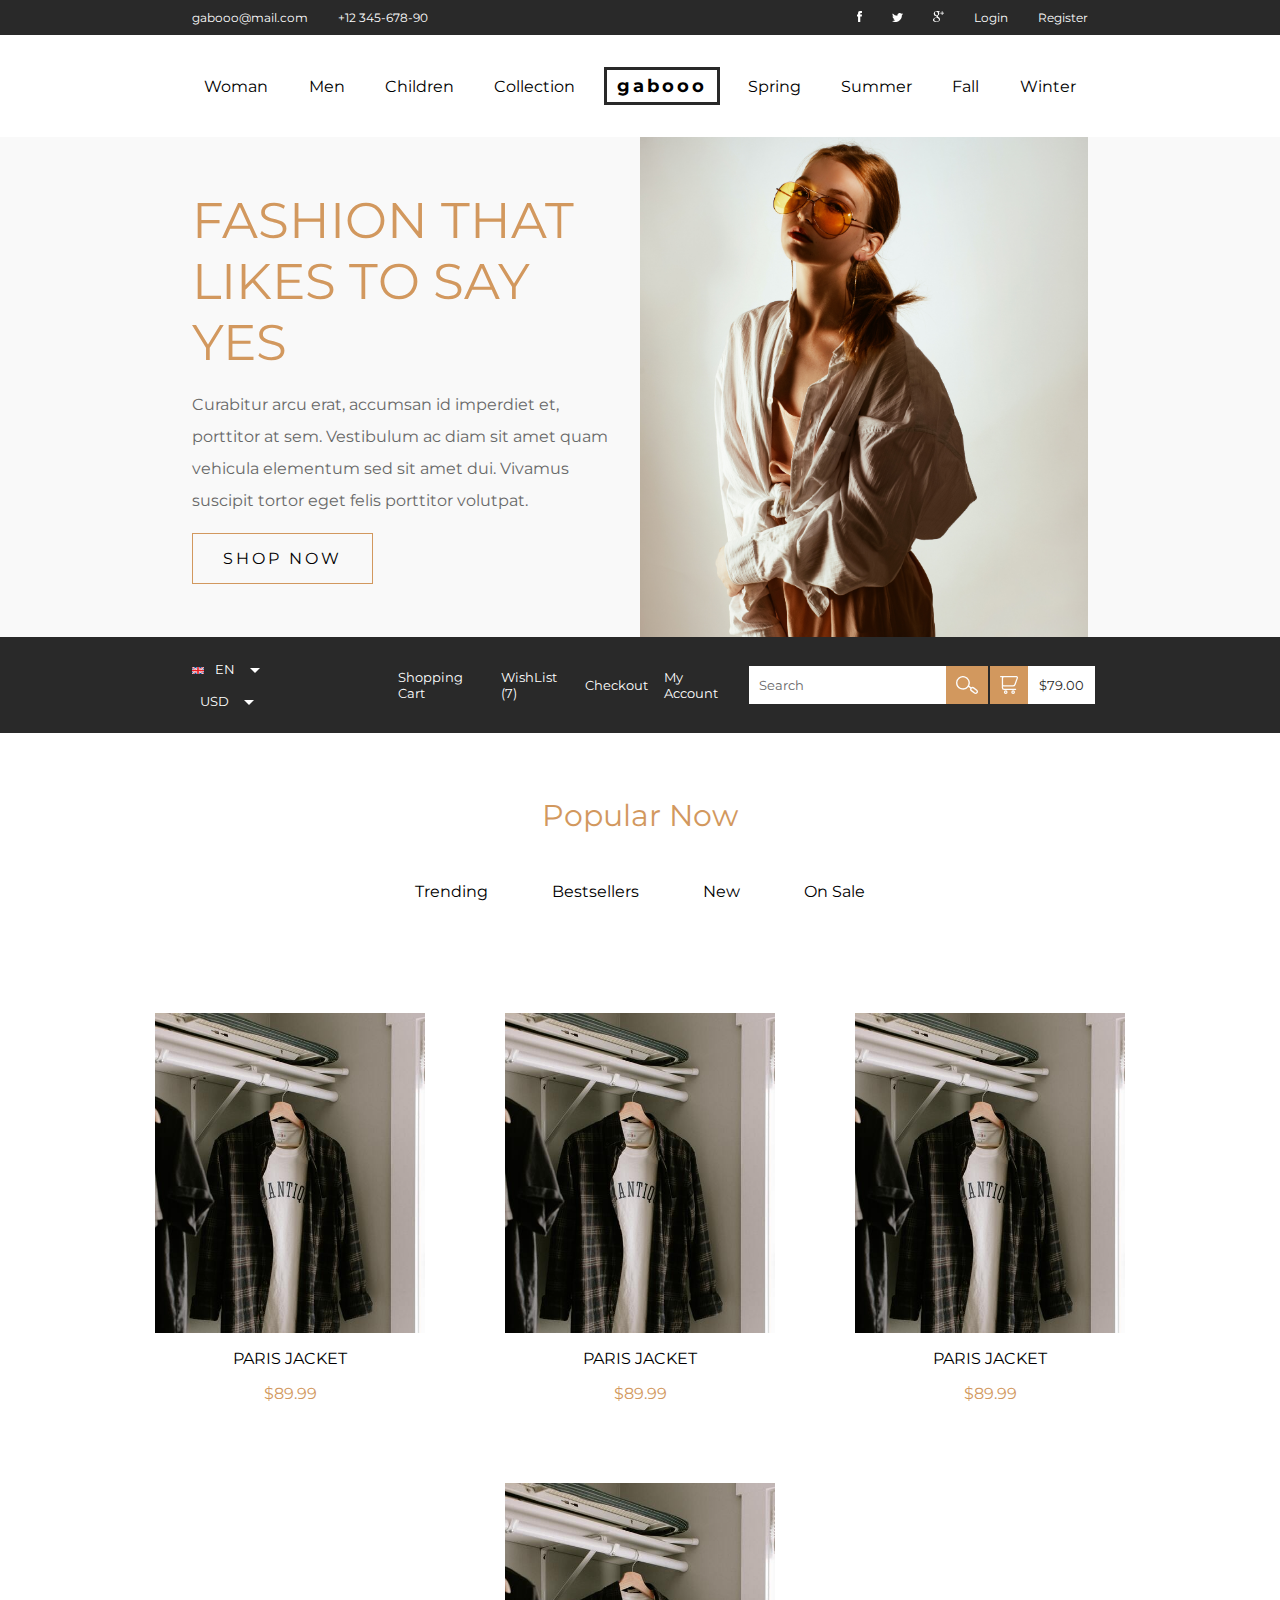
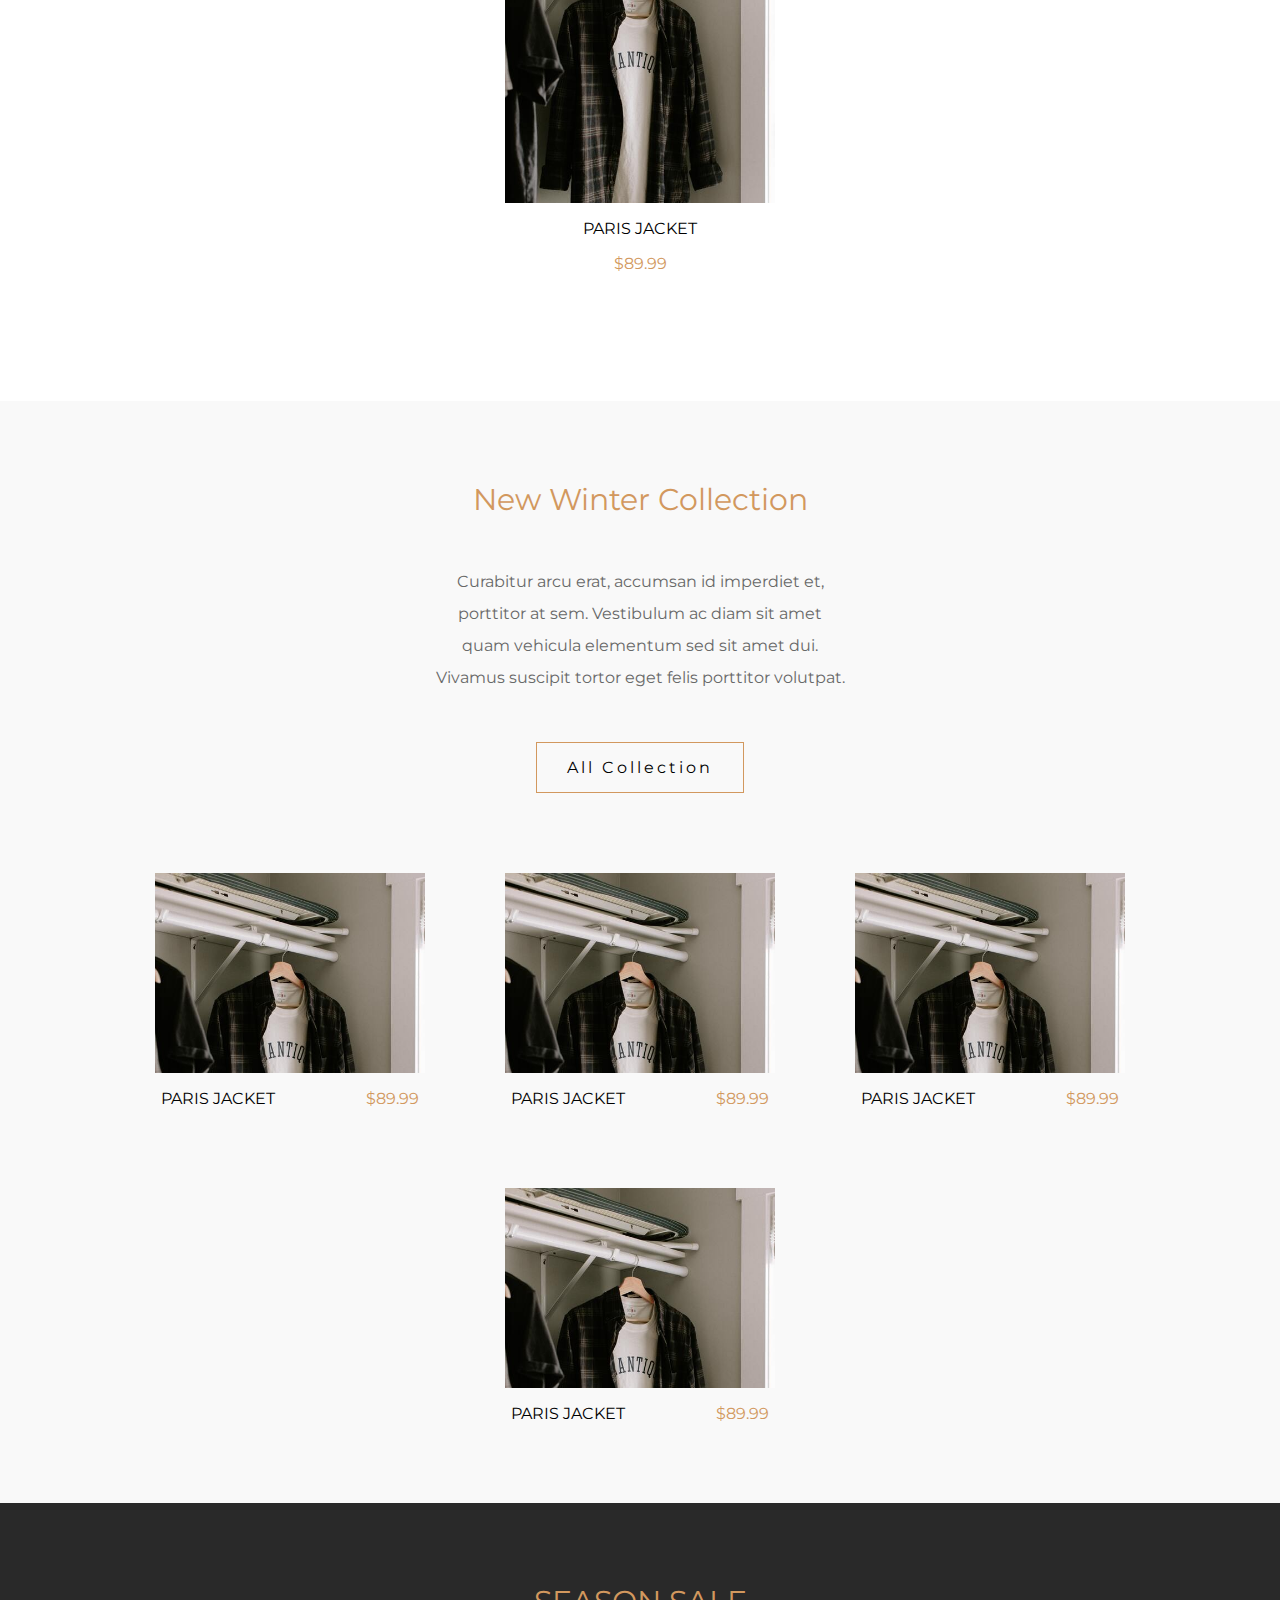
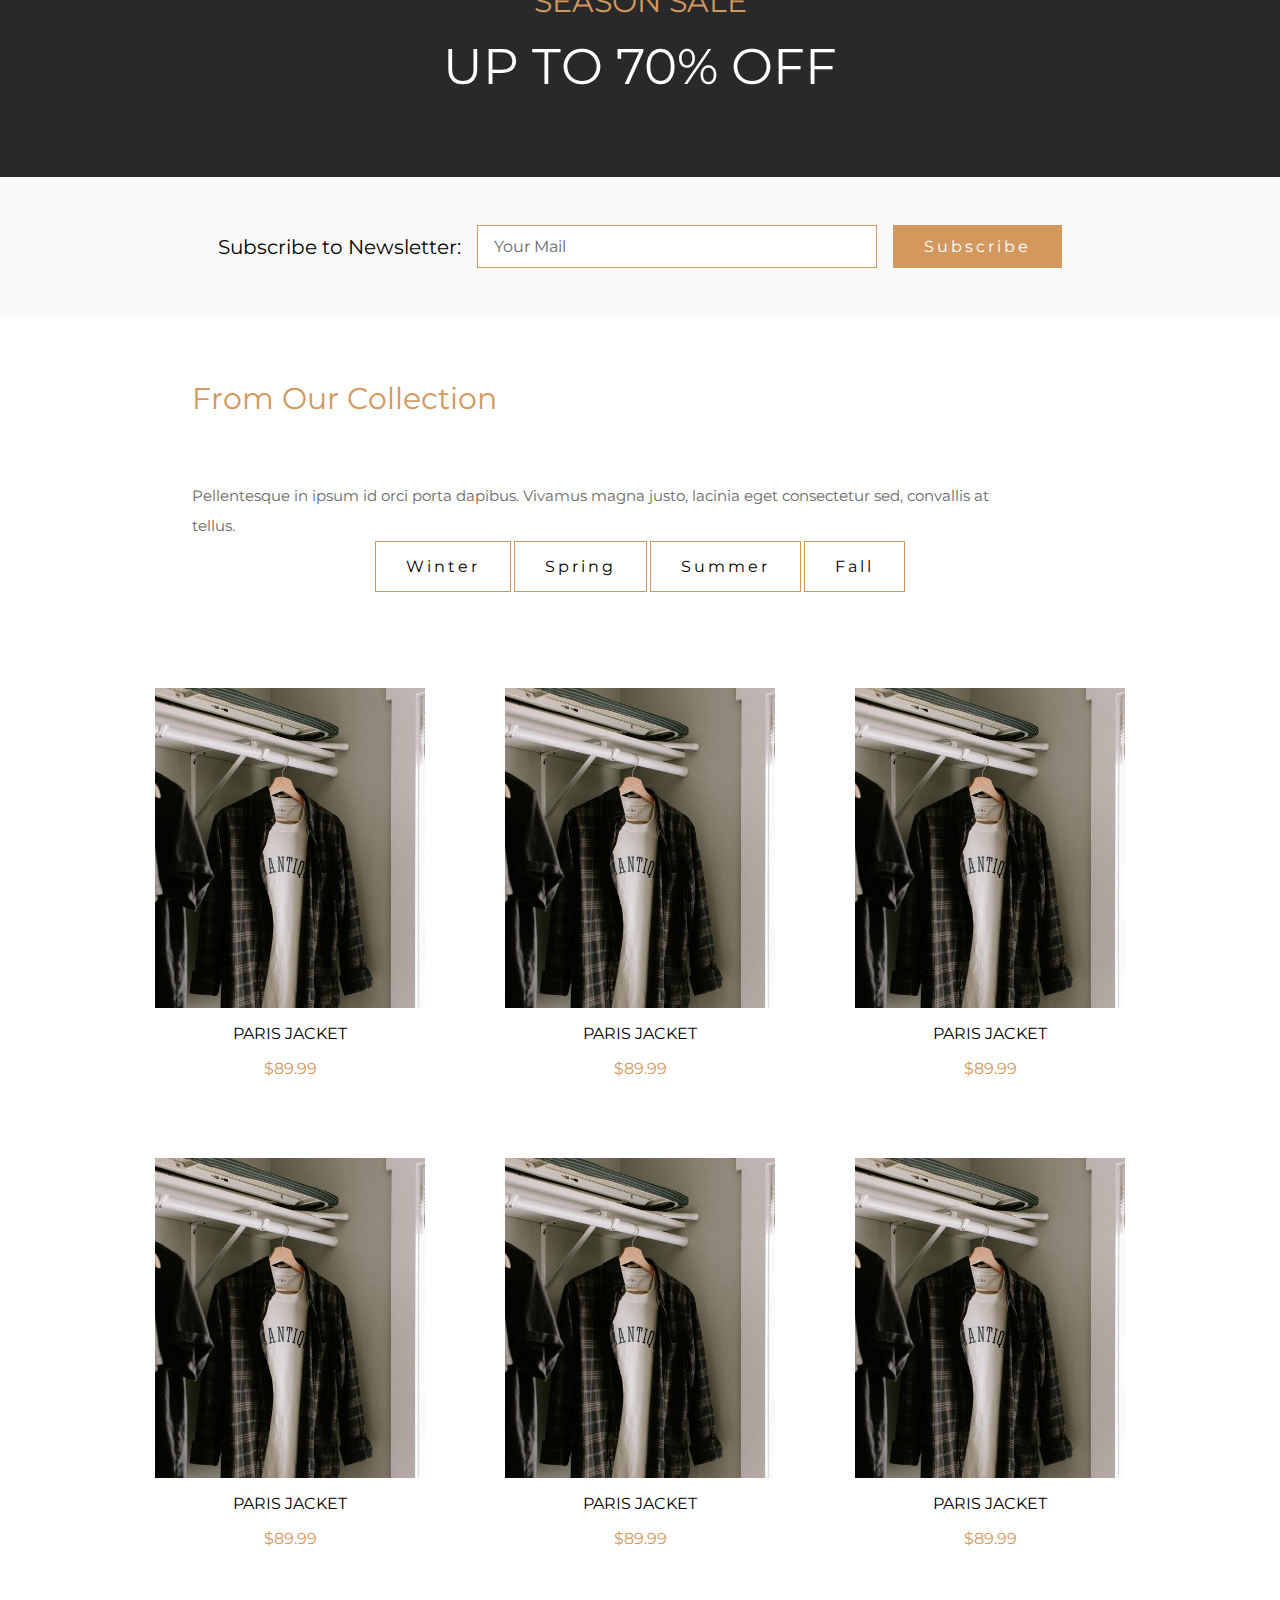
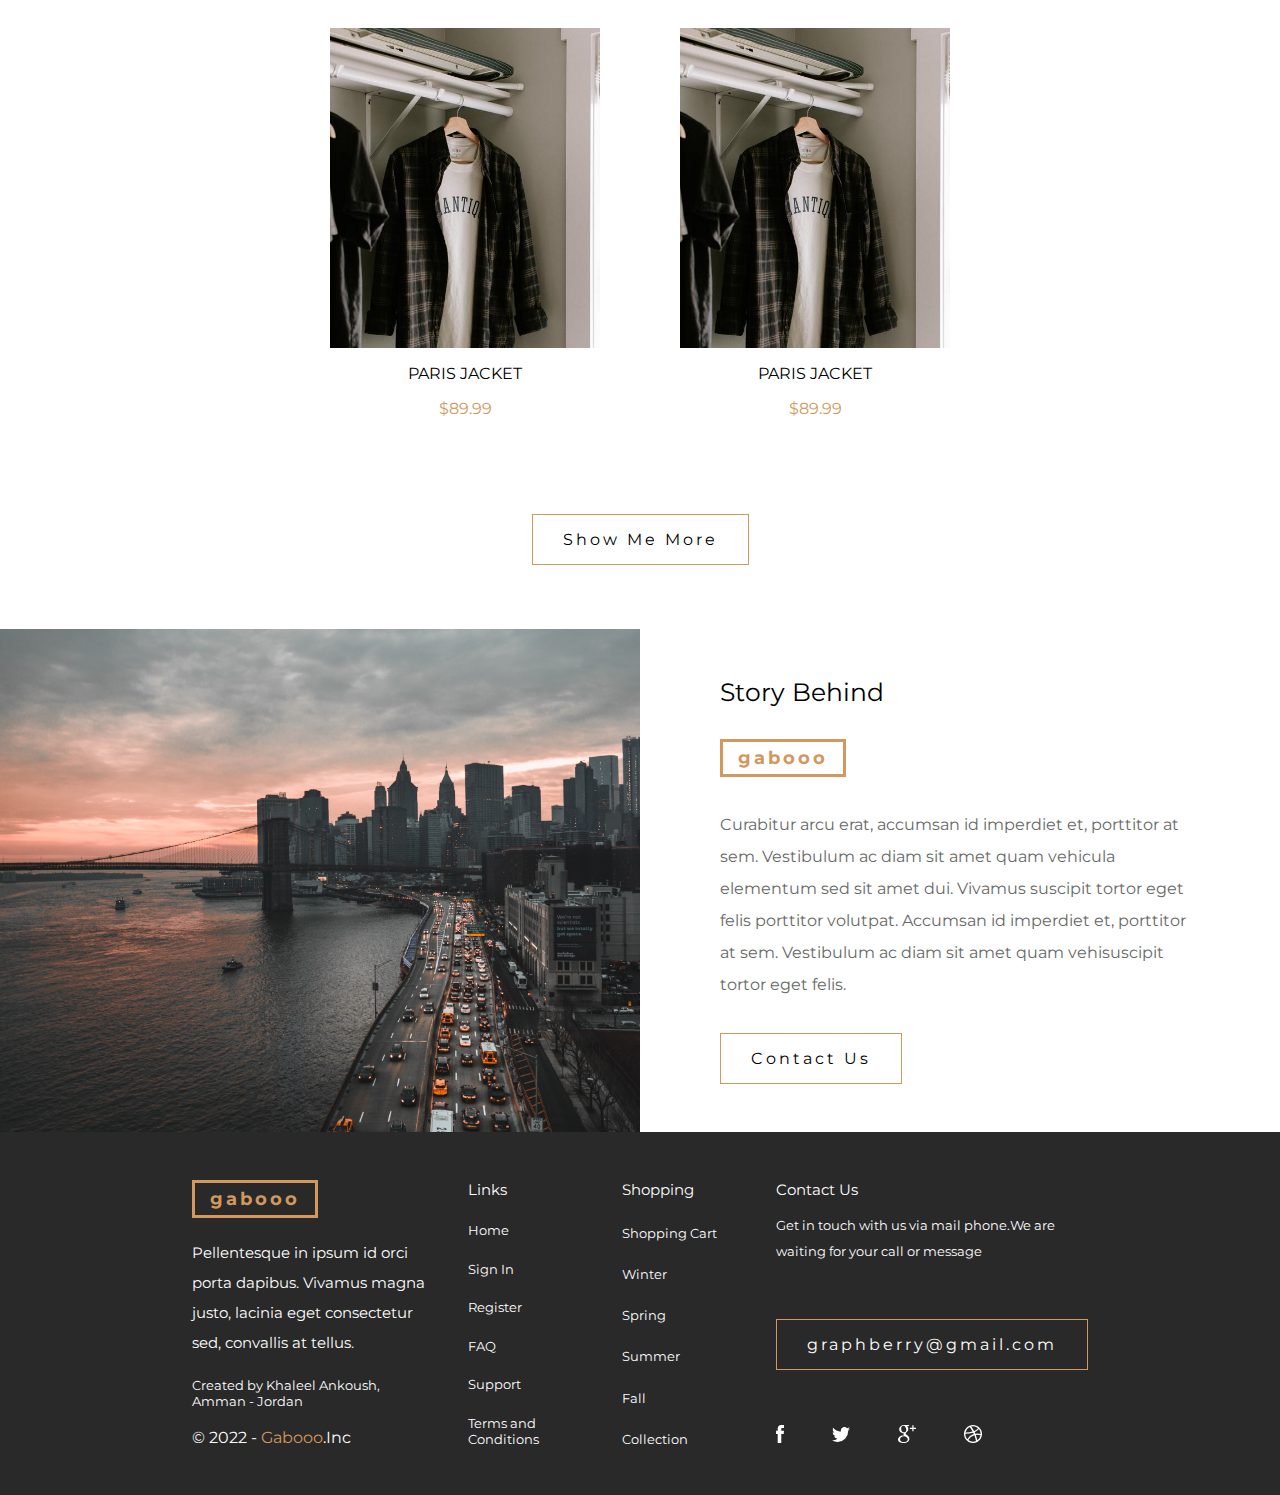
<file: index.html>
<!DOCTYPE html>
<html lang="en">
  <head>
    <meta charset="UTF-8" />
    <meta http-equiv="X-UA-Compatible" content="IE=edge" />
    <meta name="viewport" content="width=device-width, initial-scale=1.0" />
    <title>E-Commerce Template</title>
    <link rel="stylesheet" href="sass/main.css" />
  </head>
  <body>
    <nav class="top-navbar">
      <div class="flex-item-left">
        <a href="mailto:gabooo@mail.com">gabooo@mail.com</a>
        <a href="tel:+12 345-678-90">+12 345-678-90</a>
      </div>
      <div class="flex-item-right">
        <div class="sub-flex-container">
          <div class="sub-flex-item-left">
            <a href="https://www.facebook.com" target="_blank">
              <img src="assets/images/svg/Facebook.svg" alt="Facebook" />
            </a>
            <a href="https://twitter.com" target="_blank">
              <img src="assets/images/svg/Twitter.svg" alt="Twitter"
            /></a>
            <a href="https://www.google.com" target="_blank">
              <img src="assets/images/svg/Google.svg" alt="Google" />
            </a>
          </div>
          <div class="sub-flex-item-right">
            <button onclick="loginHandler()" id="login">Login</button>
            <button onclick="signupHandler()" id="signup">Register</button>
          </div>
        </div>
      </div>
    </nav>

    <section id="login-modal" class="login-modal">
      <div class="modal-content">
        <span onclick="closeLoginModal()" class="close">&times;</span>
        <form>
          <h1>Login</h1>
          <input type="text" placeholder="Email" required />
          <input type="password" placeholder="Password" required />
          <button class="btn">Log In</button>
        </form>
        <div class="signup">
          <p>Not registered?</p>
          <button class="signup-btn" onclick="signupHandler()">
            Create an Account.
          </button>
        </div>
      </div>
    </section>

    <section id="signup-modal" class="signup-modal">
      <div class="modal-content">
        <span onclick="closeSignupModal()" class="close">&times;</span>
        <form>
          <h1>Signup</h1>
          <input type="text" placeholder="Full Name" required />
          <input type="text" placeholder="Email" required />
          <input type="text" placeholder="Phone Number" required />
          <input
            type="password"
            placeholder="Password"
            id="password"
            required
          />
          <input
            type="password"
            placeholder="Verify Password"
            id="password2"
            required
          />
          <button class="btn" id="signup-btn" onclick="validate()">
            Signup
          </button>
        </form>
        <div class="login">
          <p>Already have an account?</p>
          <button class="login-btn" onclick="loginHandler()">login</button>
        </div>
      </div>
    </section>

    <header class="navbar">
      <div class="menu">
        <div class="burger"></div>
        <nav class="nav-links">
          <a href="#">Woman</a>
          <a href="#">Men</a>
          <a href="#">Children</a>
          <a href="#">Collection</a>
          <a href="index.html" class="logo">gabooo</a>
          <a href="#">Spring</a>
          <a href="#">Summer</a>
          <a href="#">Fall</a>
          <a href="#">Winter</a>
        </nav>
      </div>
    </header>

    <header class="main-header">
      <div class="row">
        <div class="left-box">
          <h1>FASHION THAT LIKES TO SAY YES</h1>
          <p>
            Curabitur arcu erat, accumsan id imperdiet et, porttitor at sem.
            Vestibulum ac diam sit amet quam vehicula elementum sed sit amet
            dui. Vivamus suscipit tortor eget felis porttitor volutpat.
          </p>
          <button class="btn">Shop Now</button>
        </div>
        <div class="right-box"></div>
      </div>
    </header>

    <header id="bottom-navbar">
      <div class="left-nav">
        <img src="assets/images/Flag.png" alt="Flag" class="flag-icon" />
        <select name="lang" id="lang">
          <option value="english">EN</option>
          <option value="arabic">AR</option>
        </select>
        <span class="caret-arrow"></span>

        <select name="currency" id="currency">
          <option value="dollar">USD</option>
          <option value="dinar">JOD</option>
        </select>
      </div>
      <div class="right-nav">
        <div class="right-nav-1">
          <ul>
            <li><a href="#">Shopping Cart</a></li>
            <li><a href="#">WishList (7)</a></li>
            <li><a href="#">Checkout</a></li>
            <li><a href="#">My Account</a></li>
          </ul>
        </div>
        <div class="right-nav-2">
          <div class="search">
            <input
              type="search"
              name="search"
              id="search"
              placeholder="Search"
            />
            <img
              class="search-icon"
              src="assets/images/svg/Search-Icon.svg"
              alt="search"
            />
          </div>

          <div class="cart">
            <img
              class="cart-icon"
              src="assets/images/svg/Cart-Icon.svg"
              alt="cart"
            />
            <span class="amount">$79.00</span>
          </div>
        </div>
      </div>
    </header>

    <section id="popular-now">
      <div class="row">
        <h1 class="popular-title">Popular Now</h1>
      </div>
      <div class="row categories">
        <a href="#" class="category-item">Trending</a>
        <a href="#" class="category-item">Bestsellers</a>
        <a href="#" class="category-item">New</a>
        <a href="#" class="category-item">On Sale</a>
      </div>
      <div class="items">
        <a href="item.html" class="item">
          <div class="item-img"></div>
          <p class="item-name">Paris Jacket</p>
          <span class="item-price">$89.99</span>
        </a>

        <a href="item.html" class="item">
          <div class="item-img"></div>
          <p class="item-name">Paris Jacket</p>
          <span class="item-price">$89.99</span>
        </a>

        <a href="item.html" class="item">
          <div class="item-img"></div>
          <p class="item-name">Paris Jacket</p>
          <span class="item-price">$89.99</span>
        </a>

        <a href="item.html" class="item">
          <div class="item-img"></div>
          <p class="item-name">Paris Jacket</p>
          <span class="item-price">$89.99</span>
        </a>
      </div>
    </section>

    <section id="collection">
      <div class="row">
        <h1 class="collection-title">New Winter Collection</h1>
        <p class="collection-description">
          Curabitur arcu erat, accumsan id imperdiet et, porttitor at sem.
          Vestibulum ac diam sit amet quam vehicula elementum sed sit amet dui.
          Vivamus suscipit tortor eget felis porttitor volutpat.
        </p>

        <button class="btn">All Collection</button>
      </div>
      <div class="row items">
        <a href="item.html" class="item">
          <div class="item-img"></div>
          <div class="item-details">
            <p class="item-name">Paris Jacket</p>
            <span class="item-price">$89.99</span>
          </div>
        </a>

        <a href="item.html" class="item">
          <div class="item-img"></div>
          <div class="item-details">
            <p class="item-name">Paris Jacket</p>
            <span class="item-price">$89.99</span>
          </div>
        </a>

        <a href="item.html" class="item">
          <div class="item-img"></div>
          <div class="item-details">
            <p class="item-name">Paris Jacket</p>
            <span class="item-price">$89.99</span>
          </div>
        </a>

        <a href="item.html" class="item">
          <div class="item-img"></div>
          <div class="item-details">
            <p class="item-name">Paris Jacket</p>
            <span class="item-price">$89.99</span>
          </div>
        </a>
      </div>
    </section>

    <section id="sale">
      <div class="row">
        <h2 class="sale-title">Season Sale</h2>
        <h1 class="sale-amount">Up to 70% Off</h1>
      </div>
    </section>

    <section id="newsletter">
      <div class="row">
        <span class="newsletter-text">Subscribe to Newsletter: </span>
        <input type="search" id="newsletter-search" placeholder="Your Mail" />
        <button class="btn">Subscribe</button>
      </div>
    </section>

    <section id="from-collection">
      <h1 class="from-collection-title">From Our Collection</h1>
      <div class="row">
        <div class="part-1">
          <div class="collection-details">
            <p class="from-collection-description">
              Pellentesque in ipsum id orci porta dapibus. Vivamus magna justo,
              lacinia eget consectetur sed, convallis at tellus.
            </p>
          </div>
        </div>

        <div class="part-2">
          <div class="categories">
            <button class="btn">Winter</button>
            <button class="btn">Spring</button>
            <button class="btn">Summer</button>
            <button class="btn">Fall</button>
          </div>
        </div>
      </div>

      <div class="items-collection">
        <div class="row items">
          <a href="item.html" class="item">
            <div class="item-img"></div>
            <p class="item-name">Paris Jacket</p>
            <span class="item-price">$89.99</span>
          </a>

          <a href="item.html" class="item">
            <div class="item-img"></div>
            <p class="item-name">Paris Jacket</p>
            <span class="item-price">$89.99</span>
          </a>

          <a href="item.html" class="item">
            <div class="item-img"></div>
            <p class="item-name">Paris Jacket</p>
            <span class="item-price">$89.99</span>
          </a>

          <a href="item.html" class="item">
            <div class="item-img"></div>
            <p class="item-name">Paris Jacket</p>
            <span class="item-price">$89.99</span>
          </a>

          <a href="item.html">
            <div class="item">
              <div class="item-img"></div>
              <p class="item-name">Paris Jacket</p>
              <span class="item-price">$89.99</span>
            </div>
          </a>

          <a href="item.html" class="item">
            <div class="item-img"></div>
            <p class="item-name">Paris Jacket</p>
            <span class="item-price">$89.99</span>
          </a>

          <a href="item.html" class="item">
            <div class="item-img"></div>
            <p class="item-name">Paris Jacket</p>
            <span class="item-price">$89.99</span>
          </a>

          <a href="item.html" class="item">
            <div class="item-img"></div>
            <p class="item-name">Paris Jacket</p>
            <span class="item-price">$89.99</span>
          </a>
        </div>
      </div>
      <div class="row show-more">
        <button class="btn">Show Me More</button>
      </div>
    </section>

    <section id="story">
      <div class="left-box">
        <div class="story-img"></div>
      </div>
      <div class="right-box">
        <h2 class="story-title">Story Behind</h2>
        <span class="logo">gabooo</span>
        <p class="story-paragraph">
          Curabitur arcu erat, accumsan id imperdiet et, porttitor at sem.
          Vestibulum ac diam sit amet quam vehicula elementum sed sit amet dui.
          Vivamus suscipit tortor eget felis porttitor volutpat. Accumsan id
          imperdiet et, porttitor at sem. Vestibulum ac diam sit amet quam
          vehisuscipit tortor eget felis.
        </p>
        <button class="btn">Contact Us</button>
      </div>
    </section>

    <footer>
      <div class="column-1">
        <span class="logo">gabooo</span>
        <p class="footer-paragraph">
          Pellentesque in ipsum id orci porta dapibus. Vivamus magna justo,
          lacinia eget consectetur sed, convallis at tellus.
        </p>
        <span class="copyright-1"
          >Created by Khaleel Ankoush, Amman - Jordan</span
        >
        <span class="copyright-2">
          © 2022 - <span class="copyright-logo">Gabooo</span>.Inc</span
        >
      </div>
      <div class="column-2">
        <span class="column-title">Links</span>
        <li><a href="#">Home</a></li>
        <li><a href="#">Sign In</a></li>
        <li><a href="#">Register</a></li>
        <li><a href="#">FAQ</a></li>
        <li><a href="#">Support</a></li>
        <li><a href="#">Terms and Conditions</a></li>
      </div>
      <div class="column-3">
        <span class="column-title">Shopping</span>
        <li><a href="#">Shopping Cart</a></li>
        <li><a href="#">Winter</a></li>
        <li><a href="#">Spring</a></li>
        <li><a href="#">Summer</a></li>
        <li><a href="#">Fall</a></li>
        <li><a href="#">Collection</a></li>
      </div>
      <div class="column-4">
        <div class="contact-us-col">
          <span class="column-title">Contact Us</span>
          <p class="contact-text">
            Get in touch with us via mail phone.We are waiting for your call or
            message
          </p>
        </div>

        <a href="mailto:graphberry@gmail.com" class="btn"
          >graphberry@gmail.com</a
        >
        <div class="social-icons">
          <ul>
            <li class="social-icon">
              <a href="https://www.facebook.com" target="_blank">
                <img src="assets/images/svg/Facebook-lg.svg" alt="Facebook" />
              </a>
            </li>

            <li class="social-icon">
              <a href="https://twitter.com" target="_blank">
                <img src="assets/images/svg/Twitter-lg.svg" alt="Twitter"
              /></a>
            </li>
            <li class="social-icon">
              <a href="https://www.google.com" target="_blank">
                <img src="assets/images/svg/Google-lg.svg" alt="Google" />
              </a>
            </li>
            <li class="social-icon">
              <a href="https://www.dribble.com" target="_blank">
                <img src="assets/images/svg/Dribble-lg.svg" alt="Dribble" />
              </a>
            </li>
          </ul>
        </div>
      </div>
    </footer>
    <script src="js/main.js"></script>
  </body>
</html>
</file>
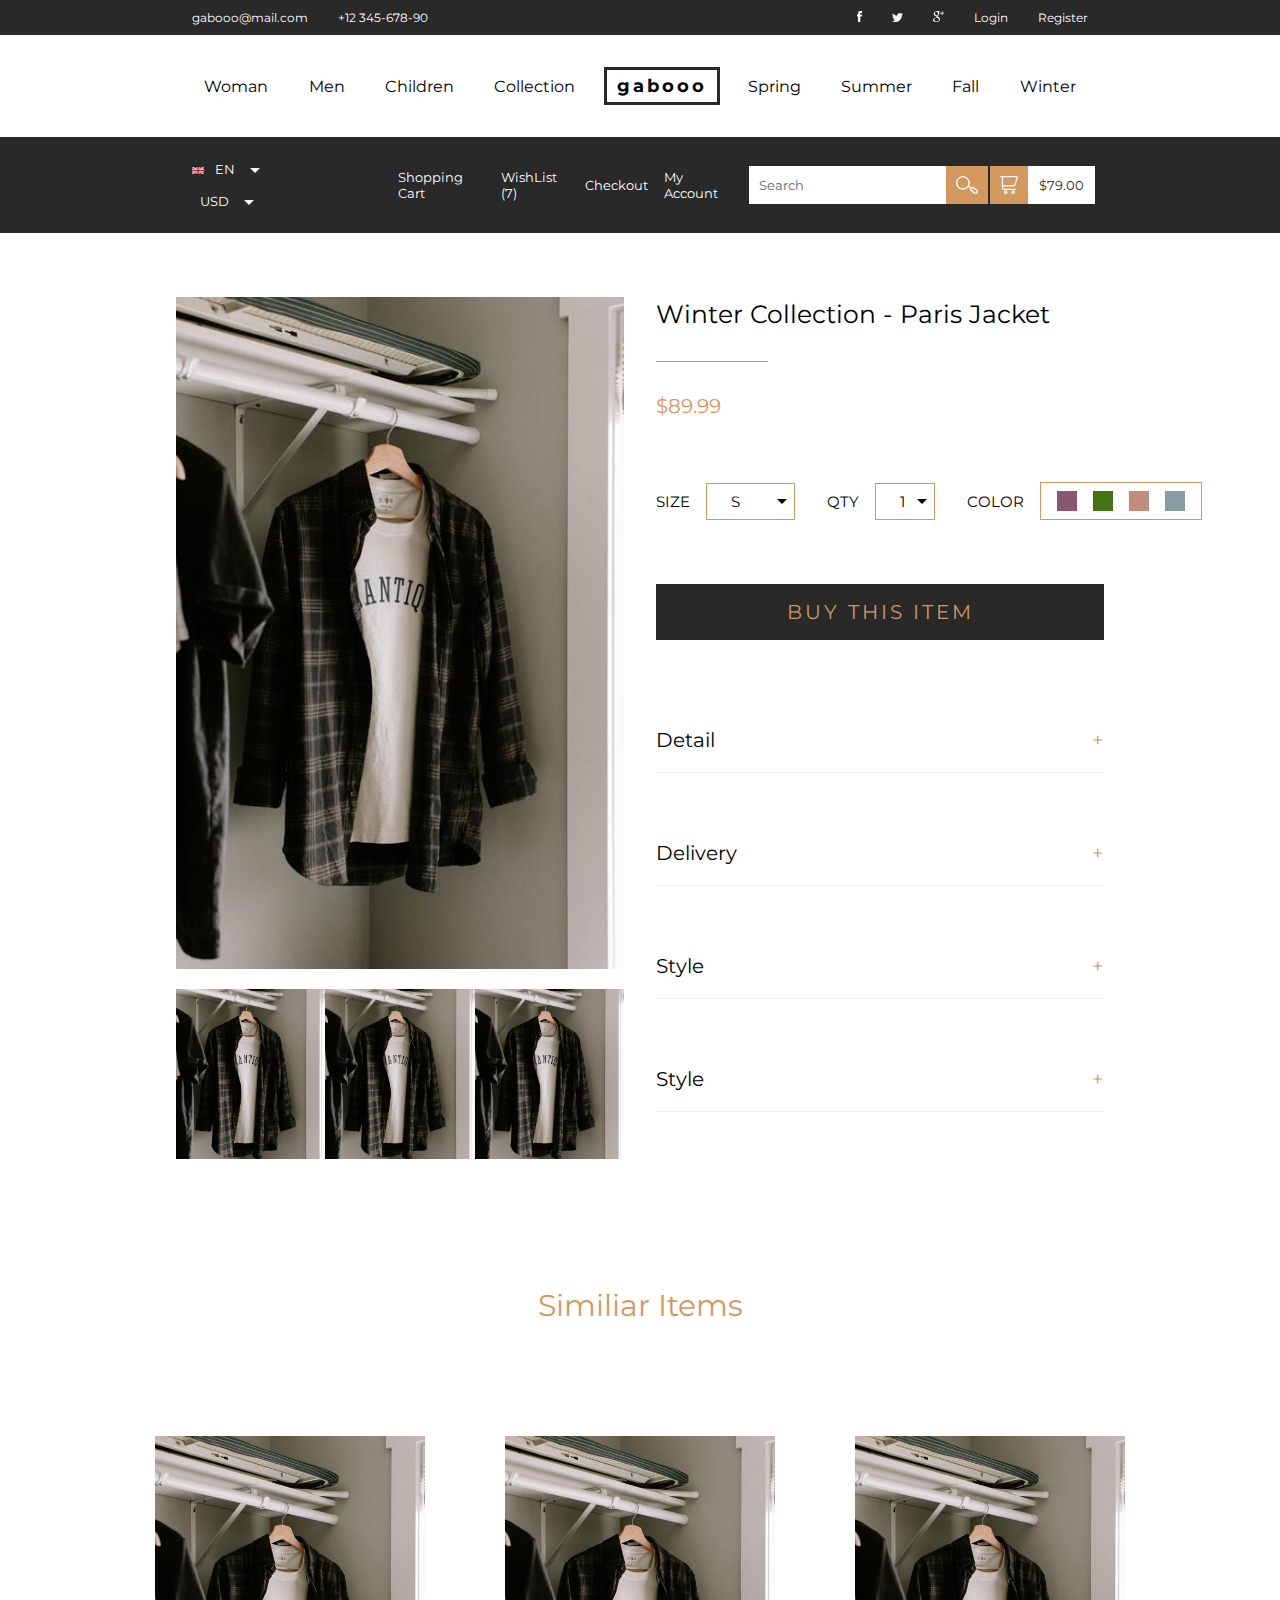
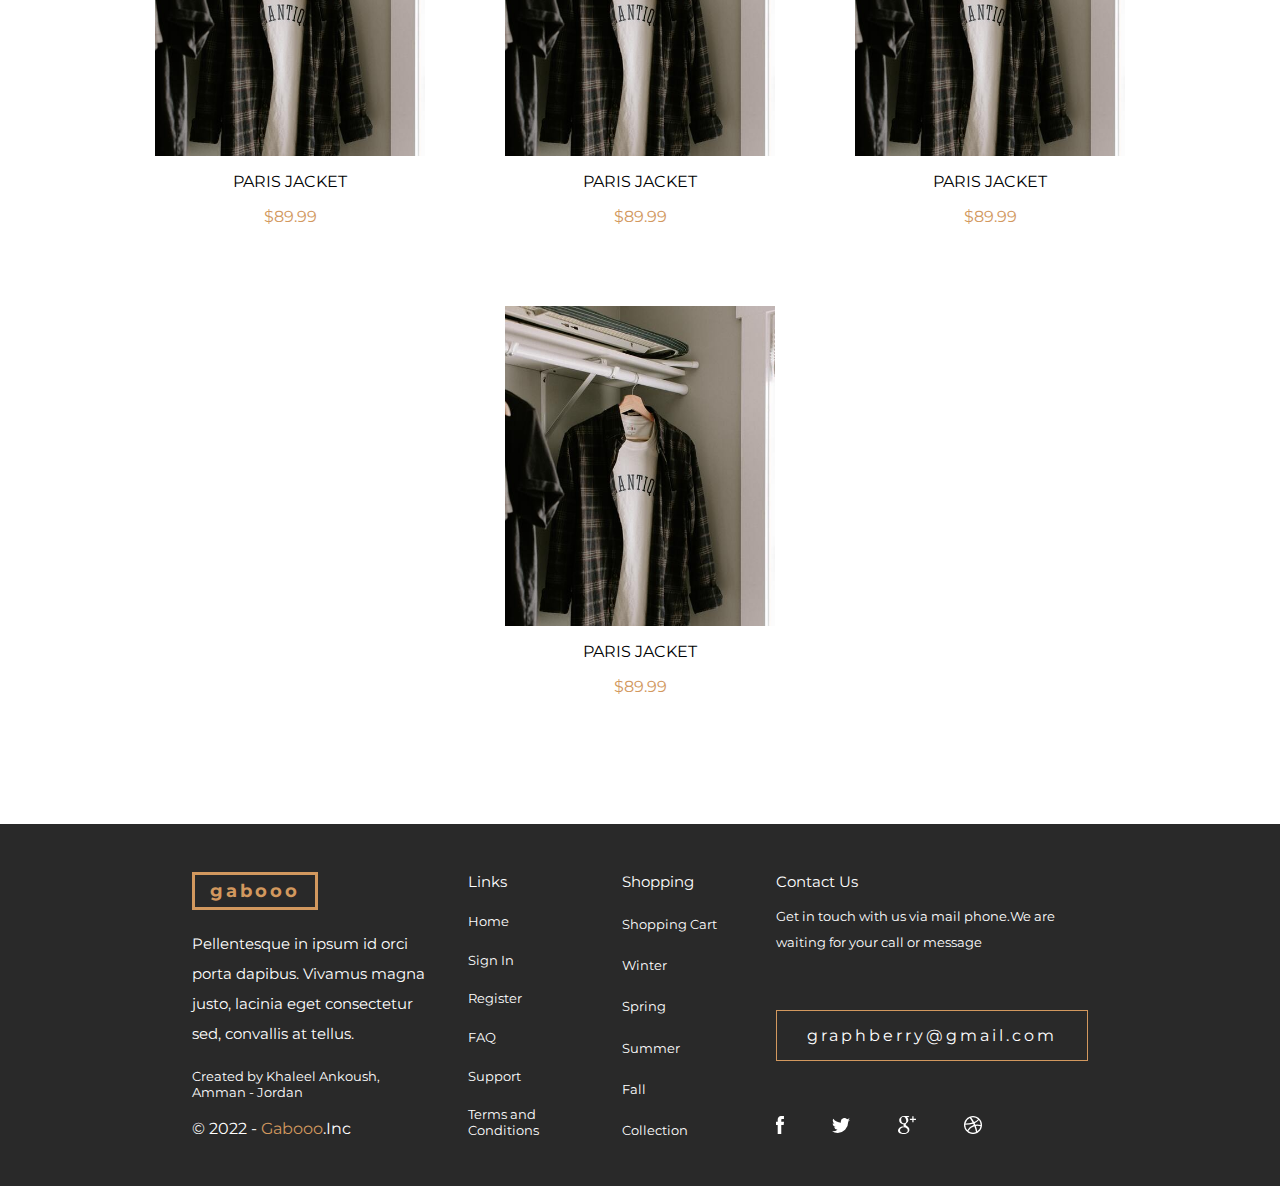
<file: item.html>
<!DOCTYPE html>
<html lang="en">
  <head>
    <meta charset="UTF-8" />
    <meta http-equiv="X-UA-Compatible" content="IE=edge" />
    <meta name="viewport" content="width=device-width, initial-scale=1.0" />
    <title>E-Commerce Template | Item Page</title>
    <link rel="stylesheet" href="sass/main.css" />
  </head>
  <body>
    <nav class="top-navbar">
      <div class="flex-item-left">
        <a href="mailto:gabooo@mail.com">gabooo@mail.com</a>
        <a href="tel:+12 345-678-90">+12 345-678-90</a>
      </div>
      <div class="flex-item-right">
        <div class="sub-flex-container">
          <div class="sub-flex-item-left">
            <a href="https://www.facebook.com" target="_blank">
              <img src="assets/images/svg/Facebook.svg" alt="Facebook" />
            </a>
            <a href="https://twitter.com" target="_blank">
              <img src="assets/images/svg/Twitter.svg" alt="Twitter"
            /></a>
            <a href="https://www.google.com" target="_blank">
              <img src="assets/images/svg/Google.svg" alt="Google" />
            </a>
          </div>
          <div class="sub-flex-item-right">
            <button onclick="loginHandler()" id="login">Login</button>
            <button onclick="signupHandler()" id="signup">Register</button>
          </div>
        </div>
      </div>
    </nav>

    <section id="login-modal" class="login-modal">
      <div class="modal-content">
        <span onclick="closeLoginModal()" class="close">&times;</span>
        <form>
          <h1>Login</h1>
          <input type="text" placeholder="Email" required />
          <input type="password" placeholder="Password" required />
          <button class="btn">Log In</button>
        </form>
        <div class="signup">
          <p>Not registered?</p>
          <button class="signup-btn" onclick="signupHandler()">
            Create an Account.
          </button>
        </div>
      </div>
    </section>

    <section id="signup-modal" class="signup-modal">
      <div class="modal-content">
        <span onclick="closeSignupModal()" class="close">&times;</span>
        <form>
          <h1>Signup</h1>
          <input type="text" placeholder="Full Name" required />
          <input type="text" placeholder="Email" required />
          <input type="text" placeholder="Phone Number" required />
          <input
            type="password"
            placeholder="Password"
            id="password"
            required
          />
          <input
            type="password"
            placeholder="Verify Password"
            id="password2"
            required
          />
          <button class="btn" id="signup-btn" onclick="validate()">
            Signup
          </button>
        </form>
        <div class="login">
          <p>Already have an account?</p>
          <button class="login-btn" onclick="loginHandler()">login</button>
        </div>
      </div>
    </section>

    <header class="navbar">
      <div class="menu">
        <div class="burger"></div>
        <nav class="nav-links">
          <a href="#">Woman</a>
          <a href="#">Men</a>
          <a href="#">Children</a>
          <a href="#">Collection</a>
          <a href="index.html" class="logo">gabooo</a>
          <a href="#">Spring</a>
          <a href="#">Summer</a>
          <a href="#">Fall</a>
          <a href="#">Winter</a>
        </nav>
      </div>
    </header>

    <header id="bottom-navbar">
      <div class="left-nav">
        <img src="assets/images/Flag.png" alt="Flag" class="flag-icon" />
        <select name="lang" id="lang">
          <option value="english">EN</option>
          <option value="arabic">AR</option>
        </select>
        <span class="caret-arrow"></span>

        <select name="currency" id="currency">
          <option value="dollar">USD</option>
          <option value="dinar">JOD</option>
        </select>
      </div>
      <div class="right-nav">
        <div class="right-nav-1">
          <ul>
            <li><a href="#">Shopping Cart</a></li>
            <li><a href="#">WishList (7)</a></li>
            <li><a href="#">Checkout</a></li>
            <li><a href="#">My Account</a></li>
          </ul>
        </div>
        <div class="right-nav-2">
          <div class="search">
            <input
              type="search"
              name="search"
              id="search"
              placeholder="Search"
            />
            <img
              class="search-icon"
              src="assets/images/svg/Search-Icon.svg"
              alt="search"
            />
          </div>

          <div class="cart">
            <img
              class="cart-icon"
              src="assets/images/svg/Cart-Icon.svg"
              alt="cart"
            />
            <span class="amount">$79.00</span>
          </div>
        </div>
      </div>
    </header>

    <section id="item-info">
      <div class="left-box">
        <div class="main-img">
          <img src="assets/images/item-img.jpg" />
        </div>
        <div class="gallery">
          <img class="img-1" src="assets/images/item-img.jpg" />
          <img class="img-2" src="assets/images/item-img.jpg" />
          <img class="img-3" src="assets/images/item-img.jpg" />
        </div>
      </div>
      <div class="right-box">
        <div class="product-info">
          <h1>Winter Collection - Paris Jacket</h1>
          <hr class="divider" />
          <span class="price">$89.99</span>
        </div>
        <div class="options">
          <div class="size-option">
            <label for="qty">SIZE</label>
            <select name="size" id="size">
              <option value="S">S</option>
              <option value="M">M</option>
              <option value="L">L</option>
              <option value="XL">XL</option>
              <option value="XXL">XXL</option>
              <option value="XXXL">XXXL</option>
            </select>
          </div>

          <div class="qty-option">
            <label for="qty">QTY</label>
            <select name="qty" id="qty">
              <option value="1">1</option>
              <option value="2">2</option>
              <option value="3">3</option>
              <option value="4">4</option>
              <option value="5">5</option>
            </select>
          </div>

          <div class="color-option">
            <label for="color">COLOR</label>
            <div class="colors">
              <div class="color-1"></div>
              <div class="color-2"></div>
              <div class="color-3"></div>
              <div class="color-4"></div>
            </div>
          </div>
        </div>
        <div class="buy-btn">
          <button class="btn">Buy This Item</button>
        </div>

        <div class="accordion">
          <div class="accordion-header">Detail</div>
          <div class="accordion-content">
            Curabitur arcu erat, accumsan id imperdiet et, porttitor at sem.
            Vestibulum ac diam sit amet quam vehicula elementum sed sit amet
            dui. Vivamus suscipit tortor eget felis porttitor volutpat.
          </div>

          <div class="accordion-header">Delivery</div>
          <div class="accordion-content">
            Curabitur arcu erat, accumsan id imperdiet et, porttitor at sem.
            Vestibulum ac diam sit amet quam vehicula elementum sed sit amet
            dui. Vivamus suscipit tortor eget felis porttitor volutpat.
          </div>
          <div class="accordion-header">Style</div>
          <div class="accordion-content">
            Curabitur arcu erat, accumsan id imperdiet et, porttitor at sem.
            Vestibulum ac diam sit amet quam vehicula elementum sed sit amet
            dui. Vivamus suscipit tortor eget felis porttitor volutpat.
          </div>
          <div class="accordion-header">Style</div>
          <div class="accordion-content">
            Curabitur arcu erat, accumsan id imperdiet et, porttitor at sem.
            Vestibulum ac diam sit amet quam vehicula elementum sed sit amet
            dui. Vivamus suscipit tortor eget felis porttitor volutpat.
          </div>
        </div>
      </div>
    </section>

    <section id="popular-now">
      <div class="row">
        <h1 class="popular-title">Similiar Items</h1>
      </div>

      <div class="row items">
        <a href="item.html" class="item">
          <div class="item-img"></div>
          <p class="item-name">Paris Jacket</p>
          <span class="item-price">$89.99</span>
        </a>

        <a href="item.html" class="item">
          <div class="item-img"></div>
          <p class="item-name">Paris Jacket</p>
          <span class="item-price">$89.99</span>
        </a>

        <a href="item.html" class="item">
          <div class="item-img"></div>
          <p class="item-name">Paris Jacket</p>
          <span class="item-price">$89.99</span>
        </a>

        <a href="item.html" class="item">
          <div class="item-img"></div>
          <p class="item-name">Paris Jacket</p>
          <span class="item-price">$89.99</span>
        </a>
      </div>
    </section>

    <footer>
      <div class="column-1">
        <span class="logo">gabooo</span>
        <p class="footer-paragraph">
          Pellentesque in ipsum id orci porta dapibus. Vivamus magna justo,
          lacinia eget consectetur sed, convallis at tellus.
        </p>
        <span class="copyright-1"
          >Created by Khaleel Ankoush, Amman - Jordan</span
        >
        <span class="copyright-2">
          © 2022 - <span class="copyright-logo">Gabooo</span>.Inc</span
        >
      </div>
      <div class="column-2">
        <span class="column-title">Links</span>
        <li><a href="#">Home</a></li>
        <li><a href="#">Sign In</a></li>
        <li><a href="#">Register</a></li>
        <li><a href="#">FAQ</a></li>
        <li><a href="#">Support</a></li>
        <li><a href="#">Terms and Conditions</a></li>
      </div>
      <div class="column-3">
        <span class="column-title">Shopping</span>
        <li><a href="#">Shopping Cart</a></li>
        <li><a href="#">Winter</a></li>
        <li><a href="#">Spring</a></li>
        <li><a href="#">Summer</a></li>
        <li><a href="#">Fall</a></li>
        <li><a href="#">Collection</a></li>
      </div>
      <div class="column-4">
        <div class="contact-us-col">
          <span class="column-title">Contact Us</span>
          <p class="contact-text">
            Get in touch with us via mail phone.We are waiting for your call or
            message
          </p>
        </div>

        <a href="mailto:graphberry@gmail.com" class="btn"
          >graphberry@gmail.com</a
        >
        <div class="social-icons">
          <ul>
            <li class="social-icon">
              <a href="https://www.facebook.com" target="_blank">
                <img src="assets/images/svg/Facebook-lg.svg" alt="Facebook" />
              </a>
            </li>

            <li class="social-icon">
              <a href="https://twitter.com" target="_blank">
                <img src="assets/images/svg/Twitter-lg.svg" alt="Twitter"
              /></a>
            </li>
            <li class="social-icon">
              <a href="https://www.google.com" target="_blank">
                <img src="assets/images/svg/Google-lg.svg" alt="Google" />
              </a>
            </li>
            <li class="social-icon">
              <a href="https://www.dribble.com" target="_blank">
                <img src="assets/images/svg/Dribble-lg.svg" alt="Dribble" />
              </a>
            </li>
          </ul>
        </div>
      </div>
    </footer>
    <script src="js/main.js"></script>
  </body>
</html>
</file>
<file: sass/main.css>
/*
    Remove all the styles of the "User-Agent-Stylesheet", except for the 'display' property
    - The "symbol *" part is to solve Firefox SVG sprite bug
 */
*:where(:not(html, iframe, canvas, img, svg, video, audio):not(svg *, symbol *)) {
  all: unset;
  display: revert;
}

/* Preferred box-sizing value */
*,
*::before,
*::after {
  box-sizing: border-box;
  padding: 0;
  margin: 0;
  border: 0;
}

/* Reapply the pointer cursor for anchor tags */
a,
button {
  cursor: revert;
}

/* Remove list styles (bullets/numbers) */
ol,
ul,
menu {
  list-style: none;
}

/* For images to not be able to exceed their container */
img {
  max-width: 100%;
}

/* removes spacing between cells in tables */
table {
  border-collapse: collapse;
}

/* Safari - solving issue when using user-select:none on the <body> text input doesn't working */
input,
textarea {
  -webkit-user-select: auto;
}

/* revert the 'white-space' property for textarea elements on Safari */
textarea {
  white-space: revert;
}

/* minimum style to allow to style meter element */
meter {
  -webkit-appearance: revert;
  -moz-appearance: revert;
       appearance: revert;
}

/* reset default text opacity of input placeholder */
::-moz-placeholder {
  color: unset;
}
:-ms-input-placeholder {
  color: unset;
}
::placeholder {
  color: unset;
}

/* fix the feature of 'hidden' attribute.
display:revert; revert to element instead of attribute */
:where([hidden]) {
  display: none;
}

/* revert for bug in Chromium browsers
- fix for the content editable attribute will work properly.
- webkit-user-select: auto; added for Safari in case of using user-select:none on wrapper element*/
:where([contenteditable]:not([contenteditable=false])) {
  -moz-user-modify: read-write;
  -webkit-user-modify: read-write;
  overflow-wrap: break-word;
  -webkit-line-break: after-white-space;
  -webkit-user-select: auto;
}

/* apply back the draggable feature - exist only in Chromium and Safari */
:where([draggable=true]) {
  -webkit-user-drag: element;
}

@font-face {
  font-family: "Montserrat";
  src: url("../assets/fonts/Montserrat-Thin.ttf") format("truetype");
  font-weight: 100;
  font-style: normal;
}
@font-face {
  font-family: "Montserrat";
  src: url("../assets/fonts/Montserrat-ThinItalic.ttf") format("truetype");
  font-weight: 100;
  font-style: italic;
}
@font-face {
  font-family: "Montserrat";
  src: url("../assets/fonts/Montserrat-ExtraLight.ttf") format("truetype");
  font-weight: 200;
  font-style: normal;
}
@font-face {
  font-family: "Montserrat";
  src: url("../assets/fonts/Montserrat-ExtraLightItalic.ttf") format("truetype");
  font-weight: 200;
  font-style: italic;
}
@font-face {
  font-family: "Montserrat";
  src: url("../assets/fonts/Montserrat-Light.ttf") format("truetype");
  font-weight: 300;
  font-style: normal;
}
@font-face {
  font-family: "Montserrat";
  src: url("../assets/fonts/Montserrat-LightItalic.ttf") format("truetype");
  font-weight: 300;
  font-style: italic;
}
@font-face {
  font-family: "Montserrat";
  src: url("../assets/fonts/Montserrat-Regular.ttf") format("truetype");
  font-weight: 400;
  font-style: normal;
}
@font-face {
  font-family: "Montserrat";
  src: url("../assets/fonts/Montserrat-Italic.ttf") format("truetype");
  font-weight: 400;
  font-style: italic;
}
@font-face {
  font-family: "Montserrat";
  src: url("../assets/fonts/Montserrat-Medium.ttf") format("truetype");
  font-weight: 500;
  font-style: normal;
}
@font-face {
  font-family: "Montserrat";
  src: url("../assets/fonts/Montserrat-MediumItalic.ttf") format("truetype");
  font-weight: 500;
  font-style: italic;
}
@font-face {
  font-family: "Montserrat";
  src: url("../assets/fonts/Montserrat-SemiBold.ttf") format("truetype");
  font-weight: 600;
  font-style: normal;
}
@font-face {
  font-family: "Montserrat";
  src: url("../assets/fonts/Montserrat-SemiBoldItalic.ttf") format("truetype");
  font-weight: 600;
  font-style: italic;
}
@font-face {
  font-family: "Montserrat";
  src: url("../assets/fonts/Montserrat-Bold.ttf") format("truetype");
  font-weight: 700;
  font-style: normal;
}
@font-face {
  font-family: "Montserrat";
  src: url("../assets/fonts/Montserrat-BoldItalic.ttf") format("truetype");
  font-weight: 700;
  font-style: italic;
}
@font-face {
  font-family: "Montserrat";
  src: url("../assets/fonts/Montserrat-ExtraBold.ttf") format("truetype");
  font-weight: 800;
  font-style: normal;
}
@font-face {
  font-family: "Montserrat";
  src: url("../assets/fonts/Montserrat-ExtraBoldItalic.ttf") format("truetype");
  font-weight: 800;
  font-style: italic;
}
@font-face {
  font-family: "Montserrat";
  src: url("../assets/fonts/Montserrat-Black.ttf") format("truetype");
  font-weight: 900;
  font-style: normal;
}
@font-face {
  font-family: "Montserrat";
  src: url("../assets/fonts/Montserrat-BlackItalic.ttf") format("truetype");
  font-weight: 900;
  font-style: italic;
}
* {
  font-family: "Montserrat", sans-serif;
  font-weight: 400;
}

.row {
  display: flex;
  flex-wrap: wrap;
}

/* Start Top Navbar */
.top-navbar {
  display: flex;
  justify-content: space-between;
  align-items: center;
  padding: 10px 15%;
  background-color: #292929;
  color: #fdfdfd;
  font-size: 12px;
}
.top-navbar .flex-item-left {
  display: flex;
  flex-direction: row;
  gap: 30px;
  justify-content: flex-start;
}
.top-navbar .flex-item-left a {
  transition: all ease-in-out 0.2s;
}
.top-navbar .flex-item-left a:hover {
  color: #d2985e;
}
.top-navbar .flex-item-right {
  display: flex;
  flex-direction: row;
}
.top-navbar .flex-item-right .sub-flex-container {
  display: flex;
  flex-direction: row;
  gap: 30px;
}
.top-navbar .flex-item-right .sub-flex-container .sub-flex-item-left {
  display: flex;
  gap: 30px;
}
.top-navbar .flex-item-right .sub-flex-container .sub-flex-item-left a {
  transition: all ease-in-out 0.7s;
}
.top-navbar .flex-item-right .sub-flex-container .sub-flex-item-left a:hover {
  transform: rotate(360deg);
}
.top-navbar .flex-item-right .sub-flex-container .sub-flex-item-right {
  display: flex;
  gap: 30px;
}
.top-navbar .flex-item-right .sub-flex-container .sub-flex-item-right button {
  cursor: pointer;
  transition: all ease-in-out 0.2s;
}
.top-navbar .flex-item-right .sub-flex-container .sub-flex-item-right button:hover {
  color: #d2985e;
}

@media (max-width: 1400px) {
  .top-navbar {
    padding: 10px 15%;
    flex-direction: row;
  }
}
@media (max-width: 1200px) {
  .top-navbar {
    padding: 10px 6%;
    flex-direction: row;
  }
}
@media (max-width: 992px) {
  .top-navbar {
    padding: 10px 4%;
    flex-direction: row;
  }
}
@media (max-width: 768px) {
  .top-navbar {
    padding: 10px 2%;
    flex-direction: row;
  }
}
@media (max-width: 576px) {
  .top-navbar {
    padding: 10px 0;
    flex-direction: column;
    gap: 1rem;
  }
}
/* End Top Navbar */
/* Start Navbar */
.navbar {
  text-align: center;
  padding: 3rem 20%;
}
.navbar .nav-links {
  display: flex;
  justify-content: center;
  align-items: center;
  flex-wrap: wrap;
  gap: 1rem;
}
.navbar .nav-links a {
  flex-grow: 1;
  transition: all ease-in-out 0.2s;
}
.navbar .nav-links a:hover {
  color: #d2985e;
}
.navbar .nav-links a.logo {
  border: 3px solid #292929;
  padding: 5px 10px;
  font-size: 18px;
  font-weight: 700;
  letter-spacing: 3px;
  flex-grow: 0;
}
.navbar .nav-links a.logo:hover {
  border: 3px solid #d2985e;
}

@media (max-width: 1400px) {
  .navbar {
    padding: 2rem 15%;
  }
}
@media (max-width: 1200px) {
  .navbar {
    padding: 2rem 6%;
  }
}
@media (max-width: 992px) {
  .navbar {
    padding: 2rem 4%;
  }
}
@media (max-width: 768px) {
  .navbar {
    padding: 2rem 1%;
  }
  .navbar ul {
    gap: 0.02rem;
  }
}
@media (max-width: 576px) {
  .navbar .menu {
    position: relative;
  }
  .navbar .menu .burger {
    display: flex;
    justify-content: center;
    align-items: center;
    width: 30px;
    height: 4px;
    background-color: #333;
    margin: 6px auto;
    transition: all 0.3s ease;
  }
  .navbar .menu .burger::before, .navbar .menu .burger::after {
    content: "";
    position: absolute;
    width: 30px;
    height: 4px;
    background-color: #333;
    transition: all 0.3s ease;
  }
  .navbar .menu .burger::before {
    top: -6px;
  }
  .navbar .menu .burger::after {
    top: 6px;
  }
  .navbar .menu .nav-links {
    display: none;
    position: absolute;
    top: 100%;
    left: -100%;
    width: 100%;
    background: #fff;
    box-shadow: 0px 0px 5px 0px rgba(0, 0, 0, 0.231372549);
    transition: all 0.3s ease-in-out;
  }
  .navbar .menu .nav-links a {
    display: block;
    padding: 10px;
    color: #333;
    text-decoration: none;
  }
  .navbar .menu.open .burger {
    background-color: transparent;
  }
  .navbar .menu.open .burger::before {
    top: 0;
    transform: rotate(45deg);
  }
  .navbar .menu.open .burger::after {
    top: 0;
    transform: rotate(-45deg);
  }
  .navbar .menu.open .nav-links {
    display: flex;
    flex-direction: column;
    gap: 1rem;
    padding: 2rem;
    left: 0;
    top: 2rem;
    transition: all 0.3s ease-in-out;
  }
  .navbar .menu.open .nav-links .logo {
    order: -1;
  }
}
/* End Navbar */
/* Start Main Header */
.main-header {
  display: flex;
  background-color: #f9f9f9;
  padding: 0 20%;
}
.main-header .left-box {
  flex: 50%;
  display: flex;
  flex-direction: column;
  gap: 1rem;
  justify-content: center;
  align-items: flex-start;
}
.main-header .left-box h1 {
  color: #d2985e;
  font-size: 50px;
  width: 95%;
}
.main-header .left-box p {
  color: #686868;
  line-height: 2;
  width: 95%;
}
.main-header .left-box .btn {
  border: solid 1px #d2985e;
  padding: 15px 30px;
  text-transform: uppercase;
  letter-spacing: 3px;
  cursor: pointer;
  transition: all ease-in-out 0.2s;
}
.main-header .left-box .btn:hover {
  border: solid 1px #292929;
  background-color: #292929;
  color: #ffffff;
}
.main-header .right-box {
  flex: 50%;
  height: auto;
  min-height: 500px;
  width: 100%;
  background-color: #eeeeec;
  background-image: url("../assets/images/header-image.jpg");
  background-size: cover;
}

@media (max-width: 1400px) {
  .main-header {
    padding: 0 15%;
  }
}
@media (max-width: 1200px) {
  .main-header {
    padding: 0 8%;
  }
}
@media (max-width: 992px) {
  .main-header {
    padding: 0 6%;
  }
}
@media (max-width: 768px) {
  .main-header {
    padding: 0 4%;
  }
}
@media (max-width: 576px) {
  .main-header {
    padding: 0;
  }
  .main-header .row {
    gap: 1rem;
  }
  .main-header .row .left-box {
    text-align: center;
    display: flex;
    justify-content: center;
    align-items: center;
    padding-bottom: 1.5rem;
  }
  .main-header .row .right-box {
    flex: 100%;
    order: -1;
  }
}
/* End Main Header */
/* Start Bottom Navbar */
#bottom-navbar {
  background-color: #292929;
  color: #ffffff;
  font-size: 13px;
  padding: 1rem 15%;
  display: flex;
  justify-content: space-between;
  align-items: center;
  gap: 0.5rem;
}
#bottom-navbar .left-nav select {
  background: transparent;
  background-image: url("data:image/svg+xml;utf8,<svg fill='white' height='24' viewBox='0 0 24 24' width='24' xmlns='http://www.w3.org/2000/svg'><path d='M7 10l5 5 5-5z'/><path d='M0 0h24v24H0z' fill='none'/></svg>");
  background-repeat: no-repeat;
  background-position-x: 100%;
  background-position-y: 5px;
  margin-right: 2rem;
  padding: 0.5rem;
  padding-right: 2rem;
}
#bottom-navbar .left-nav select option {
  padding: 0.2rem 0.5rem;
  color: #292929;
}
#bottom-navbar .right-nav {
  display: flex;
  justify-content: flex-end;
  align-items: center;
  gap: 1rem;
}
#bottom-navbar .right-nav .right-nav-1,
#bottom-navbar .right-nav .right-nav-2 {
  gap: 0.5rem;
}
#bottom-navbar .right-nav .right-nav-1 ul {
  display: flex;
  flex-direction: row;
  justify-content: center;
  align-items: center;
  gap: 1rem;
}
#bottom-navbar .right-nav .right-nav-1 ul li {
  transition: all ease-in-out 0.2s;
}
#bottom-navbar .right-nav .right-nav-1 ul li:hover {
  color: #d2985e;
}
#bottom-navbar .right-nav .right-nav-2 {
  display: flex;
  flex-direction: row;
  gap: 1rem;
}
#bottom-navbar .right-nav .right-nav-2 .search {
  display: flex;
  flex-direction: row;
}
#bottom-navbar .right-nav .right-nav-2 .search #search {
  background-color: #ffffff;
  color: #686868;
  padding: 10px 10px;
  width: 200px;
}
#bottom-navbar .right-nav .right-nav-2 .search .search-icon {
  background-color: #d2985e;
  padding: 10px;
  cursor: pointer;
  transition: all ease-in-out 0.2s;
}
#bottom-navbar .right-nav .right-nav-2 .search .search-icon:hover {
  background-color: #292929;
}
#bottom-navbar .right-nav .right-nav-2 .cart {
  display: flex;
  flex-direction: row;
  justify-content: flex-start;
  align-items: center;
}
#bottom-navbar .right-nav .right-nav-2 .cart .cart-icon {
  background-color: #d2985e;
  padding: 10px;
  cursor: pointer;
}
#bottom-navbar .right-nav .right-nav-2 .cart .amount {
  background-color: #ffffff;
  color: #292929;
  padding: 11px 11px;
}

@media (max-width: 1400px) {
  #bottom-navbar {
    padding: 1rem 15%;
  }
}
@media (max-width: 1200px) {
  #bottom-navbar {
    padding: 1rem 6%;
  }
  #bottom-navbar .left-nav {
    flex: 25%;
  }
  #bottom-navbar .right-nav {
    flex: 75%;
  }
  #bottom-navbar .right-nav .right-nav-1 {
    flex: 100%;
  }
  #bottom-navbar .right-nav .right-nav-2 {
    flex: 100%;
  }
}
@media (max-width: 992px) {
  #bottom-navbar {
    padding: 1rem 4%;
  }
  #bottom-navbar .right-nav {
    flex-direction: column;
  }
}
@media (max-width: 768px) {
  #bottom-navbar {
    padding: 1rem 2%;
    flex-direction: column;
  }
  #bottom-navbar .right-nav {
    gap: 1rem;
    flex-direction: column;
  }
  #bottom-navbar .right-nav .right-nav-2 {
    gap: 1rem;
  }
}
@media (max-width: 576px) {
  #bottom-navbar {
    padding: 1rem 1%;
  }
  #bottom-navbar .right-nav .right-nav-2 {
    flex-direction: column;
    justify-content: center;
    align-items: center;
  }
}
/* End Bottom Navbar */
/* Start Popular Now */
#popular-now {
  text-align: center;
  display: flex;
  gap: 3rem;
  flex-direction: column;
  justify-content: center;
  align-items: center;
  padding: 4rem 0;
}
#popular-now .popular-title {
  font-size: 30px;
  color: #d2985e;
}
#popular-now .categories {
  display: flex;
  flex-direction: row;
  flex-wrap: wrap;
  gap: 1rem;
  justify-content: center;
  align-items: center;
}
#popular-now .categories .category-item {
  padding: 0 1.5rem;
  transition: all ease-in-out 0.2s;
}
#popular-now .categories .category-item:hover {
  color: #d2985e;
}
#popular-now .items {
  display: flex;
  flex-direction: row;
  justify-content: center;
  flex-wrap: wrap;
  gap: 5rem;
  padding: 4rem 10%;
}
#popular-now .items .item {
  display: flex;
  flex-direction: column;
  gap: 1rem;
}
#popular-now .items .item .item-img {
  width: 270px;
  height: 320px;
  background-color: #eeeeec;
  background-image: url("../assets/images/item-img.jpg");
  background-size: cover;
}
#popular-now .items .item .item-name {
  text-transform: uppercase;
}
#popular-now .items .item .item-price {
  color: #d2985e;
}

/* End Popular Now */
/* Start Collection */
#collection {
  background-color: #f9f9f9;
  text-align: center;
  padding: 5rem 10%;
  display: flex;
  flex-direction: column;
  gap: 5rem;
}
#collection .row {
  display: flex;
  flex-direction: column;
  justify-content: center;
  align-items: center;
  gap: 3rem;
}
#collection .row .collection-title {
  font-size: 30px;
  color: #d2985e;
}
#collection .row .collection-description {
  line-height: 2;
  color: #686868;
  padding: 0 30%;
}
#collection .row .btn {
  border: solid 1px #d2985e;
  padding: 15px 30px;
  letter-spacing: 3px;
  cursor: pointer;
  transition: all ease-in-out 0.2s;
}
#collection .row .btn:hover {
  border: solid 1px #292929;
  background-color: #292929;
  color: #ffffff;
}
#collection .items {
  display: flex;
  flex-direction: row;
  justify-content: center;
  align-items: center;
  gap: 5rem;
}
#collection .items .item {
  display: flex;
  flex-direction: column;
  gap: 1rem;
}
#collection .items .item .item-img {
  width: 270px;
  height: 200px;
  background-color: #eeeeec;
  background-image: url("../assets/images/item-img.jpg");
  background-size: cover;
}
#collection .items .item .item-details {
  display: flex;
  flex-direction: row;
  gap: 5rem;
  justify-content: space-around;
  align-items: center;
}
#collection .items .item .item-details .item-name {
  text-transform: uppercase;
}
#collection .items .item .item-details .item-price {
  color: #d2985e;
}

@media (max-width: 992px) {
  #collection {
    padding: 5rem 0;
  }
  #collection .row .collection-description {
    padding: 0 15%;
  }
}
/* End Collection */
/* Start Sale */
#sale {
  background-color: #292929;
  padding: 5rem 15%;
  text-align: center;
}
#sale .row {
  display: flex;
  flex-direction: column;
  justify-content: center;
  align-items: center;
  gap: 1rem;
}
#sale .row .sale-title {
  font-size: 30px;
  color: #d2985e;
  text-transform: uppercase;
}
#sale .row .sale-amount {
  font-size: 50px;
  text-transform: uppercase;
  color: #ffffff;
}

/* End Sale */
/* Start Newsletter */
#newsletter {
  padding: 3rem 15%;
  display: flex;
  flex-direction: row;
  justify-content: center;
  align-items: center;
  background-color: #f9f9f9;
}
#newsletter .row {
  gap: 1rem;
  justify-content: center;
  align-items: center;
}
#newsletter .row .newsletter-text {
  font-size: 20px;
  line-height: 2;
}
#newsletter .row #newsletter-search {
  text-align: left;
  background-color: #ffffff;
  color: #686868;
  border: 1px solid #d2985e;
  padding: 0.7rem 1rem;
  width: 400px;
}
#newsletter .row .btn {
  border: solid 1px #d2985e;
  background-color: #d2985e;
  color: #ffffff;
  padding: 0.7rem 30px;
  letter-spacing: 3px;
  cursor: pointer;
  transition: all ease-in-out 0.2s;
}
#newsletter .row .btn:hover {
  border: solid 1px #292929;
  background-color: #292929;
}

@media (max-width: 992px) {
  #newsletter .row #newsletter-search {
    width: 100%;
  }
}
/* End Newsletter */
/* Start From Collection */
#from-collection {
  background-color: #ffffff;
  display: flex;
  flex-direction: column;
  gap: 2rem;
  padding: 3rem 0;
}
#from-collection .from-collection-title {
  color: #d2985e;
  font-size: 30px;
  align-self: flex-start;
  padding: 1rem 15%;
}
#from-collection .row {
  display: flex;
  align-items: center;
  justify-content: center;
  padding: 1rem 15%;
}
#from-collection .row .part-1 {
  flex: 50%;
}
#from-collection .row .part-1 .collection-details .from-collection-description {
  font-size: 15px;
  line-height: 2;
  color: #686868;
  width: 90%;
}
#from-collection .row .part-2 .categories {
  flex: 50%;
  text-align: right;
  display: flex;
  justify-content: center;
  align-items: center;
  gap: 0.2rem;
}
#from-collection .row .part-2 .categories .btn {
  border: solid 1px #d2985e;
  padding: 15px 30px;
  letter-spacing: 3px;
  cursor: pointer;
  transition: all ease-in-out 0.2s;
}
#from-collection .row .part-2 .categories .btn:hover {
  border: solid 1px #292929;
  background-color: #292929;
  color: #ffffff;
}
#from-collection .items-collection {
  padding: 2rem 0;
}
#from-collection .items-collection .items {
  display: flex;
  flex-direction: row;
  justify-content: center;
  align-items: center;
  gap: 5rem;
  padding: 1rem 10%;
}
#from-collection .items-collection .items .item {
  display: flex;
  flex-direction: column;
  gap: 1rem;
  text-align: center;
}
#from-collection .items-collection .items .item .item-img {
  width: 270px;
  height: 320px;
  background-color: #eeeeec;
  background-image: url("../assets/images/item-img.jpg");
  background-size: cover;
}
#from-collection .items-collection .items .item .item-name {
  text-transform: uppercase;
}
#from-collection .items-collection .items .item .item-price {
  color: #d2985e;
}
#from-collection .show-more {
  display: flex;
  justify-content: center;
  align-items: center;
}
#from-collection .show-more .btn {
  border: solid 1px #d2985e;
  padding: 15px 30px;
  letter-spacing: 3px;
  cursor: pointer;
  transition: all ease-in-out 0.2s;
}
#from-collection .show-more .btn:hover {
  border: solid 1px #292929;
  background-color: #292929;
  color: #ffffff;
}

@media (max-width: 992px) {
  #from-collection .from-collection-title {
    text-align: center;
  }
  #from-collection .row {
    gap: 2rem;
  }
  #from-collection .row .part-1 {
    flex: 100%;
    text-align: center;
  }
  #from-collection .row .part-2 {
    flex: 100%;
  }
  #from-collection .row .part-2 .categories {
    display: flex;
    flex-direction: column;
  }
  #from-collection .row .part-2 .categories .btn {
    text-align: center;
    width: 50%;
  }
}
/* End From Collection */
/* Start Story */
#story {
  display: flex;
  flex-direction: row;
  justify-content: space-between;
}
#story .left-box {
  flex: 50%;
  background-color: #eeeeec;
  height: auto;
  min-height: 500px;
  background-image: url("../assets/images/story-img.jpg");
  background-size: cover;
}
#story .right-box {
  flex: 50%;
  padding: 3rem 5rem;
  display: flex;
  flex-direction: column;
  gap: 2rem;
  justify-content: space-between;
  align-items: flex-start;
}
#story .right-box .story-title {
  font-size: 25px;
}
#story .right-box .logo {
  border: 3px solid #d2985e;
  color: #d2985e;
  padding: 5px 15px;
  font-size: 18px;
  letter-spacing: 3px;
  font-weight: 700;
}
#story .right-box .story-paragraph {
  color: #686868;
  line-height: 2;
}
#story .right-box .btn {
  border: solid 1px #d2985e;
  padding: 15px 30px;
  letter-spacing: 3px;
  cursor: pointer;
  transition: all ease-in-out 0.2s;
}
#story .right-box .btn:hover {
  border: solid 1px #292929;
  background-color: #292929;
  color: #ffffff;
}

@media (max-width: 992px) {
  #story {
    display: flex;
    flex-direction: column;
  }
  #story .left-box {
    flex: 100%;
  }
  #story .right-box {
    flex: 100%;
    display: flex;
    flex-direction: column;
    justify-content: center;
    align-items: center;
    padding: 2rem;
    text-align: center;
  }
}
/* End Story */
/* Start Footer */
footer {
  background-color: #292929;
  color: #ffffff;
  padding: 3rem 15%;
  display: flex;
  flex-direction: row;
  gap: 2rem;
  justify-content: space-between;
}
footer .column-1 {
  display: flex;
  flex: 40%;
  flex-direction: column;
  gap: 1.2rem;
  justify-content: space-between;
  align-items: flex-start;
}
footer .column-1 .logo {
  border: 3px solid #d2985e;
  color: #d2985e;
  padding: 5px 15px;
  font-size: 18px;
  letter-spacing: 3px;
  font-weight: 700;
}
footer .column-1 .footer-paragraph {
  font-size: 15px;
  line-height: 2;
}
footer .column-1 .copyright-1 {
  font-size: 13px;
}
footer .column-1 .copyright-2 {
  display: block;
}
footer .column-1 .copyright-2 .copyright-logo {
  color: #d2985e;
}
footer .column-2 {
  display: flex;
  flex-direction: column;
  gap: 1.2rem;
  flex: 20%;
  justify-content: space-between;
  align-items: flex-start;
}
footer .column-2 .column-title {
  font-size: 15px;
}
footer .column-2 li {
  list-style-type: none;
  font-size: 13px;
  transition: all ease-in-out 0.2s;
}
footer .column-2 li:hover {
  color: #d2985e;
}
footer .column-3 {
  display: flex;
  flex-direction: column;
  gap: 1.2rem;
  flex: 20%;
  justify-content: space-between;
  align-items: flex-start;
}
footer .column-3 .column-title {
  font-size: 15px;
}
footer .column-3 li {
  list-style-type: none;
  font-size: 13px;
  transition: all ease-in-out 0.2s;
}
footer .column-3 li:hover {
  color: #d2985e;
}
footer .column-4 {
  display: flex;
  flex-direction: column;
  gap: 2rem;
  flex: 20%;
  justify-content: space-between;
  align-items: flex-start;
}
footer .column-4 .contact-us-col {
  display: flex;
  flex-direction: column;
  gap: 0.8rem;
}
footer .column-4 .contact-us-col .column-title {
  font-size: 15px;
}
footer .column-4 .contact-us-col .contact-text {
  line-height: 2;
  font-size: 13px;
}
footer .column-4 .btn {
  border: solid 1px #d2985e;
  padding: 15px 30px;
  letter-spacing: 3px;
  transition: all ease-in-out 0.2s;
}
footer .column-4 .social-icons ul {
  display: flex;
  flex-direction: row;
  gap: 3rem;
  justify-content: space-between;
  align-items: center;
}

@media (max-width: 992px) {
  footer {
    flex-direction: column;
    justify-content: center;
    align-items: center;
    text-align: center;
    gap: 2rem;
  }
  footer .column-2,
footer .column-3,
footer .column-4 {
    margin: 1rem 0;
  }
  footer .column-1 {
    justify-content: center;
    align-items: center;
    text-align: center;
  }
  footer .column-2 {
    justify-content: center;
    align-items: center;
    text-align: center;
  }
  footer .column-3 {
    justify-content: center;
    align-items: center;
  }
  footer .column-4 {
    justify-content: center;
    align-items: center;
  }
}
/* End Footer */
/* Start Item Page */
#item-info {
  display: flex;
  flex-direction: row;
  justify-content: center;
  align-items: center;
  padding: 4rem 15%;
  gap: 2rem;
}
#item-info .left-box {
  display: flex;
  flex: 50%;
  flex-direction: column;
  justify-content: center;
  align-items: center;
  gap: 1rem;
  min-width: 50%;
}
#item-info .left-box .main-img {
  width: 100%;
}
#item-info .left-box .main-img img {
  width: 100%;
  max-height: 730px;
  min-height: 400px;
  -o-object-fit: cover;
     object-fit: cover;
}
#item-info .left-box .gallery {
  display: flex;
  flex-direction: row;
  justify-content: center;
  align-items: center;
  width: 100%;
}
#item-info .left-box .gallery .img-1,
#item-info .left-box .gallery .img-2,
#item-info .left-box .gallery .img-3 {
  flex: 33.3333333333%;
  min-height: 170px;
  max-height: 170px;
  -o-object-fit: cover;
     object-fit: cover;
}
#item-info .right-box {
  display: flex;
  flex-direction: column;
  flex: 50%;
  justify-content: center;
  gap: 4rem;
  min-width: 50%;
}
#item-info .right-box .product-info {
  display: flex;
  flex-direction: column;
  justify-content: center;
  align-items: flex-start;
  gap: 2rem;
}
#item-info .right-box .product-info h1 {
  font-size: 25px;
}
#item-info .right-box .product-info hr.divider {
  background-color: #d2985e;
  height: 1px;
  width: 25%;
}
#item-info .right-box .product-info .price {
  color: #d2985e;
  font-size: 20px;
}
#item-info .right-box .options {
  display: flex;
  flex-direction: row;
  justify-content: space-between;
  align-items: center;
  gap: 2rem;
}
#item-info .right-box .options .size-option {
  display: flex;
  flex-direction: row;
  justify-content: center;
  align-items: center;
  gap: 1rem;
}
#item-info .right-box .options .size-option label {
  font-size: 15px;
}
#item-info .right-box .options .size-option select {
  border: 1px solid #d2985e;
  display: flex;
  justify-content: center;
  text-transform: uppercase;
  font-size: 15px;
  align-items: center;
  padding: 0.5rem 1.5rem !important;
  background: transparent;
  background-image: url("data:image/svg+xml;utf8,<svg fill='black' height='24' viewBox='0 0 24 24' width='24' xmlns='http://www.w3.org/2000/svg'><path d='M7 10l5 5 5-5z'/><path d='M0 0h24v24H0z' fill='none'/></svg>");
  background-repeat: no-repeat;
  background-position-x: 100%;
  background-position-y: 5px;
}
#item-info .right-box .options .size-option select option {
  padding: 0.2rem 0.5rem;
  color: #292929;
}
#item-info .right-box .options .qty-option {
  display: flex;
  flex-direction: row;
  justify-content: center;
  align-items: center;
  gap: 1rem;
}
#item-info .right-box .options .qty-option label {
  font-size: 15px;
}
#item-info .right-box .options .qty-option select {
  border: 1px solid #d2985e;
  display: flex;
  justify-content: center;
  align-items: center;
  font-size: 15px;
  padding: 0.5rem 1.5rem !important;
  background: transparent;
  background-image: url("data:image/svg+xml;utf8,<svg fill='black' height='24' viewBox='0 0 24 24' width='24' xmlns='http://www.w3.org/2000/svg'><path d='M7 10l5 5 5-5z'/><path d='M0 0h24v24H0z' fill='none'/></svg>");
  background-repeat: no-repeat;
  background-position-x: 100%;
  background-position-y: 5px;
}
#item-info .right-box .options .qty-option select option {
  padding: 0.2rem 0.5rem;
  color: #292929;
}
#item-info .right-box .options .color-option {
  display: flex;
  flex-direction: row;
  justify-content: center;
  align-items: center;
  gap: 1rem;
}
#item-info .right-box .options .color-option label {
  font-size: 15px;
}
#item-info .right-box .options .color-option .colors {
  display: flex;
  flex-direction: row;
  justify-content: center;
  align-items: center;
  border: 1px solid #d2985e;
  padding: 0.5rem 1rem;
  gap: 1rem;
}
#item-info .right-box .options .color-option .colors .color-1 {
  background-color: #875870;
  width: 20px;
  height: 20px;
}
#item-info .right-box .options .color-option .colors .color-2 {
  background-color: #427215;
  width: 20px;
  height: 20px;
}
#item-info .right-box .options .color-option .colors .color-3 {
  background-color: #c18c7c;
  width: 20px;
  height: 20px;
}
#item-info .right-box .options .color-option .colors .color-4 {
  background-color: #899ca4;
  width: 20px;
  height: 20px;
}
#item-info .right-box .buy-btn {
  display: flex;
  flex-direction: row;
  justify-content: center;
  align-items: center;
  text-align: center;
}
#item-info .right-box .buy-btn .btn {
  width: 100%;
  font-size: 20px;
  text-transform: uppercase;
  color: #d2985e;
  background-color: #292929;
  border: solid 1px #292929;
  padding: 15px 30px;
  letter-spacing: 3px;
  cursor: pointer;
  transition: all ease-in-out 0.2s;
}
#item-info .right-box .buy-btn .btn:hover {
  border: solid 1px #d2985e;
  background-color: transparent;
  color: #d2985e;
}
#item-info .right-box .accordion {
  display: flex;
  flex-direction: column;
}
#item-info .right-box .accordion .accordion-header {
  cursor: pointer;
  position: relative;
  font-size: 20px;
  margin: 1.5rem 0;
}
#item-info .right-box .accordion .accordion-header::after {
  content: "";
  display: block;
  border-top: 1px solid #eeeeec;
  width: 100%;
  margin: 20px 0;
}
#item-info .right-box .accordion .accordion-header span {
  position: absolute;
  right: 0;
  color: #d2985e;
}
#item-info .right-box .accordion .accordion-content {
  font-size: 15px;
  max-height: 0;
  overflow: hidden;
  line-height: 2;
  transition: max-height 0.2s ease-in-out;
}
#item-info .right-box .accordion .accordion-content.open {
  max-height: 500px;
}
#item-info .right-box .accordion hr {
  border: 1px solid #d2985e;
}

@media (max-width: 992px) {
  #item-info {
    flex-direction: column;
    padding: 4rem 10%;
  }
  #item-info .left-box {
    width: 100%;
  }
  #item-info .right-box {
    width: 100%;
  }
  #item-info .right-box .product-info {
    text-align: center;
    justify-content: center;
    align-items: center;
  }
  #item-info .right-box .options {
    display: flex;
    flex-direction: column;
    justify-content: center;
    align-items: flex-start;
    text-align: center;
  }
  #item-info .right-box .options .size-option {
    gap: 3.3rem;
  }
  #item-info .right-box .options .qty-option {
    gap: 3.5rem;
  }
  #item-info .right-box .options .color-option {
    gap: 2rem;
  }
  #item-info .right-box .buy-btn {
    justify-content: center;
    align-items: center;
    width: 100%;
  }
  #item-info .right-box .more-details {
    gap: 1rem;
  }
}
/* End Item Page */
/* Start Login Modal */
.login-modal {
  display: none;
  position: fixed;
  z-index: 1;
  padding-top: 100px;
  left: 0;
  top: 0;
  width: 100%;
  height: 100%;
  overflow: auto;
  background-color: rgb(0, 0, 0);
  background-color: rgba(0, 0, 0, 0.4);
}
.login-modal .modal-content {
  background-color: #fefefe;
  margin: auto;
  padding: 20px;
  border: 1px solid #888;
  width: 30%;
  position: relative;
}
.login-modal .modal-content .close {
  color: #aaaaaa;
  float: right;
  font-size: 28px;
  font-weight: bold;
  position: absolute;
  right: 0;
  top: 0;
  padding: 10px;
}
.login-modal .modal-content .close:hover,
.login-modal .modal-content .close:focus {
  color: #000;
  text-decoration: none;
  cursor: pointer;
}
.login-modal .modal-content form {
  display: flex;
  flex-direction: column;
  justify-content: center;
  align-items: center;
  padding: 3rem 10%;
  gap: 1.5rem;
}
.login-modal .modal-content form h1 {
  font-size: 30px;
  color: #d2985e;
}
.login-modal .modal-content form input {
  border: 2px solid #686868;
  padding: 0.5rem 1rem;
  width: 100%;
}
.login-modal .modal-content form .btn {
  border: solid 1px #292929;
  background-color: #292929;
  color: #ffffff;
  padding: 1rem;
  text-transform: uppercase;
  letter-spacing: 3px;
  text-align: center;
  cursor: pointer;
  transition: all ease-in-out 0.2s;
  width: 100%;
}
.login-modal .modal-content form .btn:hover {
  border: solid 1px #d2985e;
  background-color: #d2985e;
  color: #ffffff;
}
.login-modal .modal-content .signup {
  display: flex;
  flex-direction: row;
  justify-content: center;
  gap: 0.5rem;
  padding: 1rem 0;
  font-size: 14px;
}
.login-modal .modal-content .signup .signup-btn {
  color: #d2985e;
  cursor: pointer;
}

@media (max-width: 1400px) {
  .login-modal .modal-content {
    width: 50%;
  }
}
@media (max-width: 992px) {
  .login-modal .modal-content {
    width: 70%;
  }
}
@media (max-width: 768px) {
  .login-modal .modal-content {
    width: 90%;
  }
}
@media (max-width: 425px) {
  .login-modal .modal-content {
    width: 100%;
  }
}
/* End Login Modal */
/* Start Signup Modal */
.signup-modal {
  display: none;
  position: fixed;
  z-index: 1;
  padding-top: 100px;
  left: 0;
  top: 0;
  width: 100%;
  height: 100%;
  overflow: auto;
  background-color: rgb(0, 0, 0);
  background-color: rgba(0, 0, 0, 0.4);
}
.signup-modal .modal-content {
  background-color: #fefefe;
  margin: auto;
  padding: 20px;
  border: 1px solid #888;
  width: 30%;
  position: relative;
}
.signup-modal .modal-content .close {
  color: #aaaaaa;
  float: right;
  font-size: 28px;
  font-weight: bold;
  position: absolute;
  right: 0;
  top: 0;
  padding: 10px;
}
.signup-modal .modal-content .close:hover,
.signup-modal .modal-content .close:focus {
  color: #000;
  text-decoration: none;
  cursor: pointer;
}
.signup-modal .modal-content form {
  display: flex;
  flex-direction: column;
  justify-content: center;
  align-items: center;
  padding: 3rem 10%;
  gap: 1.5rem;
}
.signup-modal .modal-content form h1 {
  font-size: 30px;
  color: #d2985e;
}
.signup-modal .modal-content form input {
  border: 2px solid #686868;
  padding: 0.5rem 1rem;
  width: 100%;
}
.signup-modal .modal-content form .btn {
  border: solid 1px #292929;
  background-color: #292929;
  color: #ffffff;
  padding: 1rem;
  text-transform: uppercase;
  letter-spacing: 3px;
  cursor: pointer;
  width: 100%;
  text-align: center;
  transition: all ease-in-out 0.2s;
}
.signup-modal .modal-content form .btn:hover {
  border: solid 1px #d2985e;
  background-color: #d2985e;
  color: #ffffff;
}
.signup-modal .modal-content .login {
  display: flex;
  flex-direction: row;
  justify-content: center;
  gap: 0.5rem;
  padding: 1rem 0;
  font-size: 14px;
}
.signup-modal .modal-content .login .login-btn {
  color: #d2985e;
  cursor: pointer;
}

@media (max-width: 1400px) {
  .signup-modal .modal-content {
    width: 50%;
  }
}
@media (max-width: 992px) {
  .signup-modal .modal-content {
    width: 70%;
  }
}
@media (max-width: 768px) {
  .signup-modal .modal-content {
    width: 90%;
  }
}
@media (max-width: 425px) {
  .signup-modal .modal-content {
    width: 100%;
  }
}
/* End Signup Modal *//*# sourceMappingURL=main.css.map */
</file>
